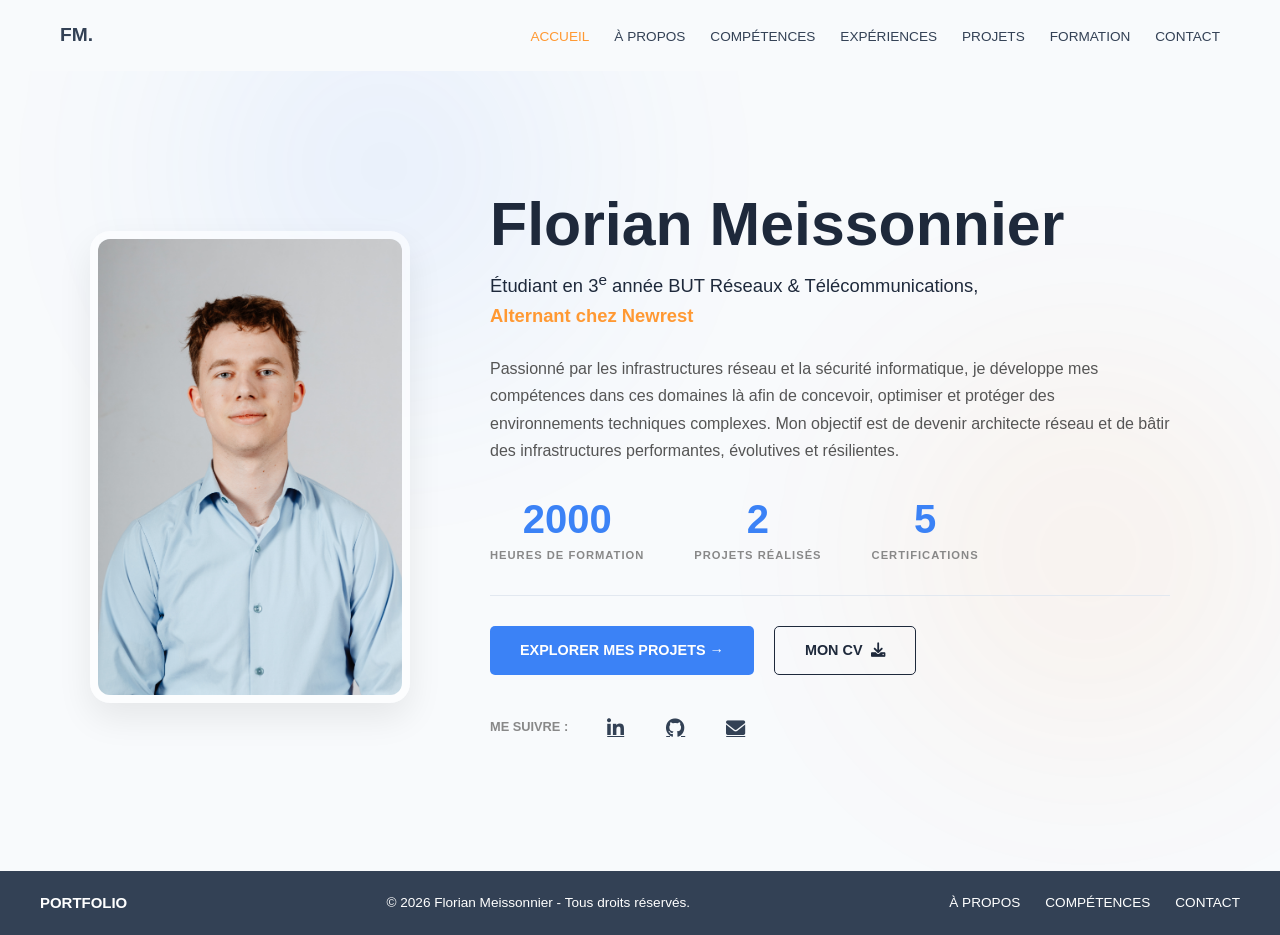
<file: index.html>
<!DOCTYPE html>
<html lang="fr">
<head>
    <meta charset="UTF-8">
    <meta name="viewport" content="width=device-width, initial-scale=1.0">
    <title>MEISSONNIER - Portfolio</title>
    <link rel="stylesheet" href="https://cdnjs.cloudflare.com/ajax/libs/font-awesome/6.0.0-beta3/css/all.min.css">
    <link rel="stylesheet" href="Style/styles.css">
</head>
<body>

    <div class="background-glows">
        <div class="glow-blob glow-1"></div>
        <div class="glow-blob glow-2"></div>
    </div>

    <header>
        <div class="navbar-container">
            <nav class="navbar">
                <div class="logo">FM.</div>
                <ul>
                    <li><a href="#" class="active">ACCUEIL</a></li>
                    <li><a href="about.html">À PROPOS</a></li>
                    <li><a href="skills.html">COMPÉTENCES</a></li>
                    <li><a href="experiences.html">EXPÉRIENCES</a></li>
                    <li><a href="projects.html">PROJETS</a></li>
                    <li><a href="diplomas.html">FORMATION</a></li>
                    <li><a href="contact.html">CONTACT</a></li>
                </ul>
            </nav>
        </div>
    </header>

    <main class="hero-section">
        <div class="hero-container">
            
            <div class="hero-visual">
                <img src="Images/PhotoFM.jpg" alt="Photo de Florian Meissonnier" class="hero-avatar">
            </div>

            <div class="hero-content">
                <h1 class="main-title">Florian Meissonnier</h1>
                <p class="subtitle">Étudiant en 3<sup>e</sup> année BUT Réseaux & Télécommunications, <br><strong>Alternant chez Newrest</strong></p>
                
                <div class="hero-description">
                    <p>Passionné par les infrastructures réseau et la sécurité informatique, je développe mes compétences dans ces domaines là afin de concevoir, optimiser et protéger des environnements techniques complexes. Mon objectif est de devenir architecte réseau et de bâtir des infrastructures performantes, évolutives et résilientes.</p>
                </div>

                <div class="stats-row">
                    <div class="stat-item">
                        <span class="stat-number">2000</span>
                        <span class="stat-label">Heures de formation</span>
                    </div>
                    <div class="stat-item">
                        <span class="stat-number">2</span>
                        <span class="stat-label">Projets réalisés</span>
                    </div>
                    <div class="stat-item">
                        <span class="stat-number">5</span>
                        <span class="stat-label">Certifications</span>
                    </div>
                </div>

                <div class="buttons hero-buttons">
                    <a href="projects.html" class="btn btn-contact">Explorer mes projets &rarr;</a>
                    <a href="CV/MEISSONNIIER_Florian_CV_2026.pdf" target="_blank" class="btn btn-profile">Mon CV <i class="fas fa-download"></i></a>
                </div>

                <div class="social-row">
                    <span class="social-text">Me suivre :</span>
                    <a href="https://www.linkedin.com/in/florian-meissonnier/" target="_blank" class="social-btn"><i class="fab fa-linkedin-in"></i></a>
                    <a href="https://github.com/Fl0riann" target="_blank" class="social-btn"><i class="fab fa-github"></i></a>
                    <a href="contact.html" class="social-btn"><i class="fas fa-envelope"></i></a>
                </div>

            </div>
        </div>
    </main>

    <footer>
        <div class="footer-left">
            <span class="footer-logo">PORTFOLIO</span>
        </div>
        <div class="footer-center">
            <p>&copy; 2026 Florian Meissonnier - Tous droits réservés.</p>
        </div>
        <div class="footer-right">
            <nav class="footer-nav">
                <a href="about.html">À PROPOS</a>
                <a href="skills.html">COMPÉTENCES</a>
                <a href="contact.html">CONTACT</a>
            </nav>
        </div>
    </footer>

</body>
</html>
</file>
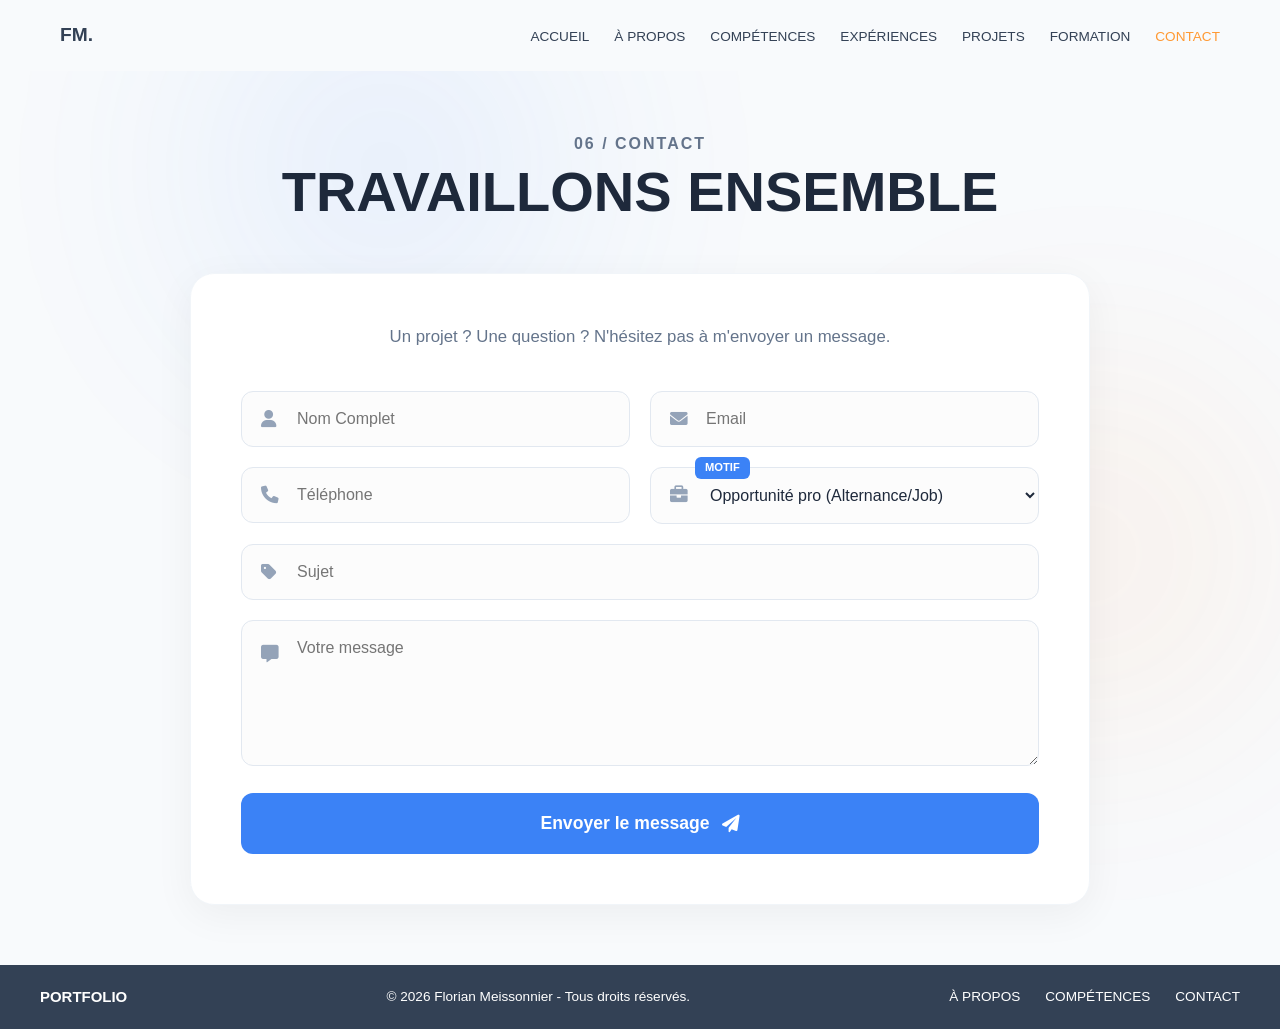
<file: contact.html>
<!DOCTYPE html>
<html lang="fr">
<head>
    <meta charset="UTF-8">
    <meta name="viewport" content="width=device-width, initial-scale=1.0">
    <title>Florian Meissonnier - Contact</title>
    <link rel="stylesheet" href="https://cdnjs.cloudflare.com/ajax/libs/font-awesome/6.0.0-beta3/css/all.min.css">
    <link rel="stylesheet" href="Style/styles.css">
</head>
<body>

    <div class="background-glows">
        <div class="glow-blob glow-1"></div>
        <div class="glow-blob glow-2"></div>
    </div>

    <header>
        <div class="navbar-container">
            <nav class="navbar">
                <div class="logo">FM.</div>
                <ul>
                    <li><a href="index.html">ACCUEIL</a></li>
                    <li><a href="about.html">À PROPOS</a></li>
                    <li><a href="skills.html">COMPÉTENCES</a></li>
                    <li><a href="experiences.html">EXPÉRIENCES</a></li>
                    <li><a href="projects.html">PROJETS</a></li>
                    <li><a href="diplomas.html">FORMATION</a></li>
                    <li><a href="#" class="active">CONTACT</a></li>
                </ul>
            </nav>
        </div>
    </header>

    <main class="contact-section">
        <div class="contact-container">
            
            <p class="section-number">06 / CONTACT</p>
            <h1 class="contact-title">TRAVAILLONS ENSEMBLE</h1>

            <div class="contact-glass-card">
                <p class="contact-intro">Un projet ? Une question ? N'hésitez pas à m'envoyer un message.</p>

                <form action="https://formsubmit.co/florian.meissonnier.iut@gmail.com" method="POST" class="contact-new-form">
    
                    <input type="hidden" name="_subject" value="Nouveau message depuis ton Portfolio !">
                    <input type="hidden" name="_captcha" value="false"> <input type="hidden" name="_template" value="table"> 
                    
                    <div class="form-grid">
                        <div class="input-group">
                            <i class="fas fa-user input-icon"></i>
                            <input type="text" name="name" placeholder="Nom Complet" required>
                        </div>

                        <div class="input-group">
                            <i class="fas fa-envelope input-icon"></i>
                            <input type="email" name="email" placeholder="Email" required>
                        </div>

                        <div class="input-group">
                            <i class="fas fa-phone input-icon"></i>
                            <input type="tel" name="phone" placeholder="Téléphone">
                        </div>

                        <div class="input-group">
                            <span class="floating-badge">Motif</span>
                            <i class="fas fa-briefcase input-icon"></i>
                            <select name="reason">
                                <option value="pro">Opportunité pro (Alternance/Job)</option>
                                <option value="projet">Projet collaboratif</option>
                                <option value="info">Demande d'information</option>
                                <option value="autre">Autre</option>
                            </select>
                        </div>
                    </div>

                    <div class="input-group full-width">
                        <i class="fas fa-tag input-icon"></i>
                        <input type="text" name="subject" placeholder="Sujet" required>
                    </div>

                    <div class="input-group full-width">
                        <i class="fas fa-comment-alt input-icon textarea-icon"></i>
                        <textarea name="message" rows="6" placeholder="Votre message" required></textarea>
                    </div>

                    <button type="submit" class="btn-send-message">
                        Envoyer le message <i class="fas fa-paper-plane"></i>
                    </button>

                </form>
            </div>
        </div>
    </main>

    <footer>
        <div class="footer-left">
            <span class="footer-logo">PORTFOLIO</span>
        </div>
        <div class="footer-center">
            <p>&copy; 2026 Florian Meissonnier - Tous droits réservés.</p>
        </div>
        <div class="footer-right">
            <nav class="footer-nav">
                <a href="about.html">À PROPOS</a>
                <a href="skills.html">COMPÉTENCES</a>
                <a href="contact.html">CONTACT</a>
            </nav>
        </div>
    </footer>

</body>
</html>
</file>
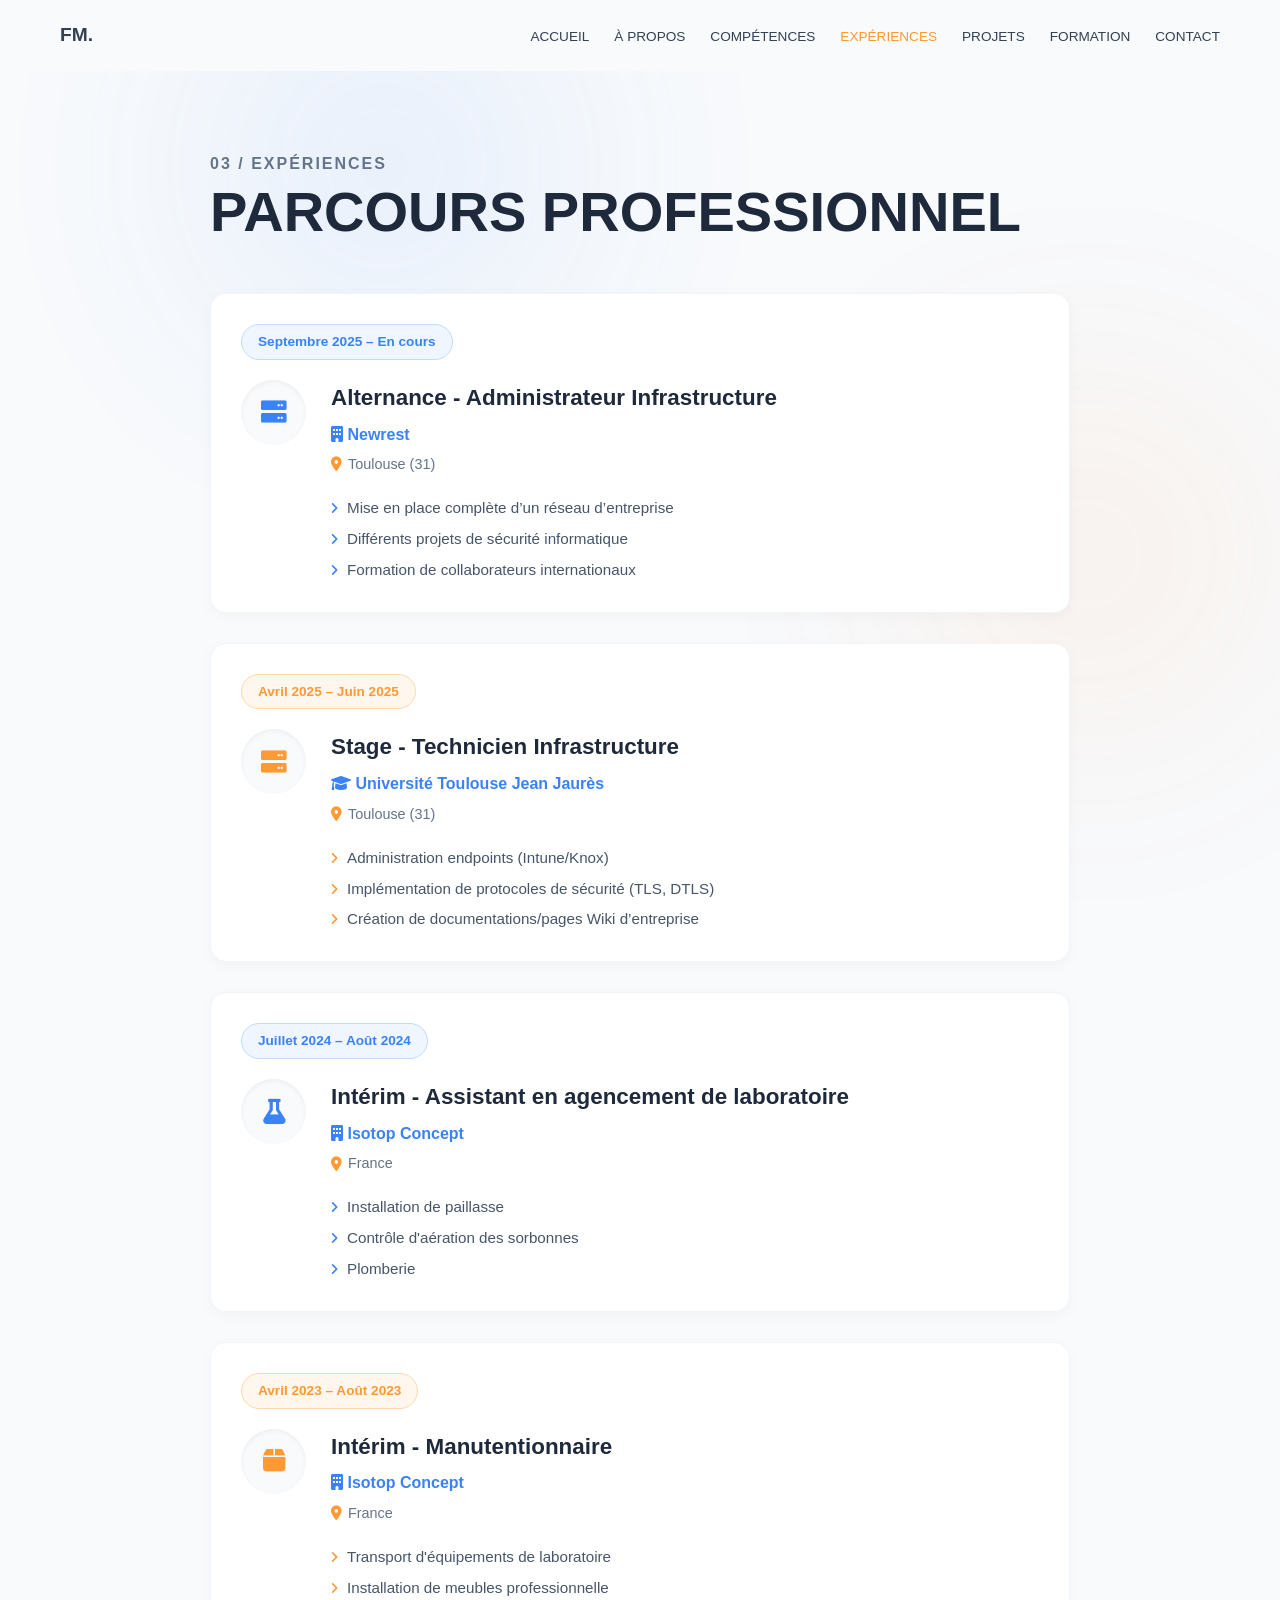
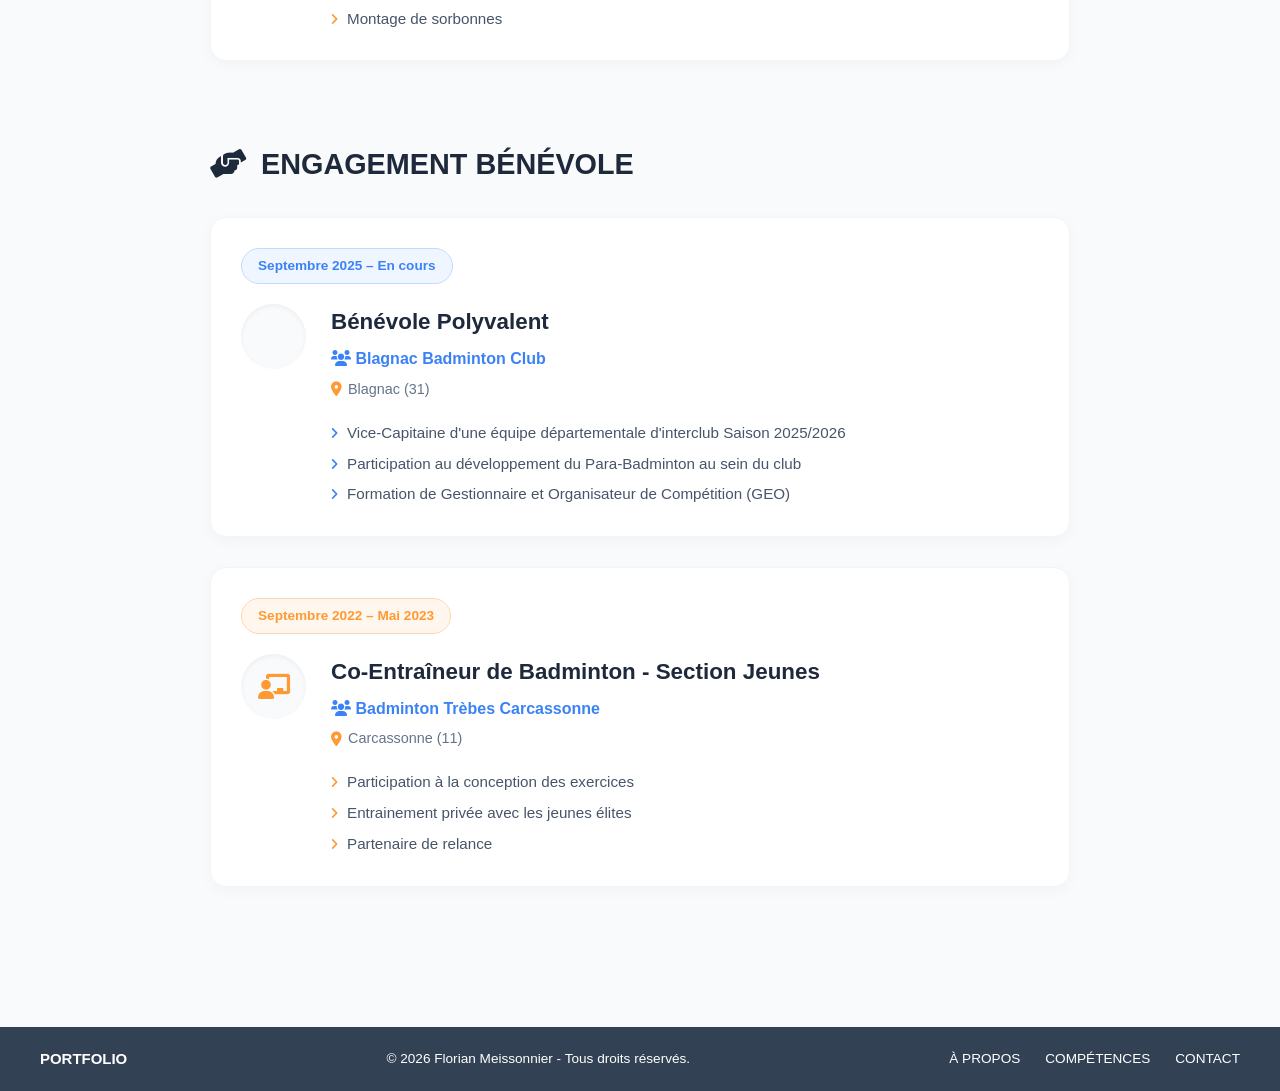
<file: experiences.html>
<!DOCTYPE html>
<html lang="fr">
<head>
    <meta charset="UTF-8">
    <meta name="viewport" content="width=device-width, initial-scale=1.0">
    <title>MEISSONNIER - Portfolio</title>
    <link rel="stylesheet" href="https://cdnjs.cloudflare.com/ajax/libs/font-awesome/6.0.0-beta3/css/all.min.css">
    <link rel="stylesheet" href="Style/styles.css">
</head>
<body>

    <div class="background-glows">
        <div class="glow-blob glow-1"></div>
        <div class="glow-blob glow-2"></div>
    </div>

    <header>
        <div class="navbar-container">
            <nav class="navbar">
                <div class="logo">FM.</div>
                <ul>
                    <li><a href="index.html">ACCUEIL</a></li>
                    <li><a href="about.html">À PROPOS</a></li>
                    <li><a href="skills.html">COMPÉTENCES</a></li>
                    <li><a href="#" class="active">EXPÉRIENCES</a></li>
                    <li><a href="projects.html">PROJETS</a></li>
                    <li><a href="diplomas.html">FORMATION</a></li>
                    <li><a href="contact.html">CONTACT</a></li>
                </ul>
            </nav>
        </div>
    </header>

    <main class="experiences-section">
        <div class="experiences-container">
            
            <p class="section-number">03 / EXPÉRIENCES</p>
            <h1 class="experiences-title">PARCOURS PROFESSIONNEL</h1>

            <div class="parcours-timeline">
                
                <div class="timeline-card">
                    <div class="timeline-glow timeline-glow--blue"></div>
                    <div class="timeline-date">
                        <span class="date-badge">Septembre 2025 – En cours</span>
                    </div>
                    <div class="timeline-content">
                        <div class="timeline-icon-wrapper">
                            <i class="fas fa-server" style="color: var(--primary-blue);"></i>
                        </div>
                        <div class="timeline-text">
                            <h3 class="timeline-title">Alternance - Administrateur Infrastructure</h3>
                            <p class="timeline-specialty"><i class="fas fa-building"></i> Newrest</p>
                            <p class="timeline-location"><i class="fas fa-location-dot"></i> Toulouse (31)</p>
                            
                            <ul class="timeline-tasks blue-bullets">
                                <li><i class="fas fa-angle-right"></i> Mise en place complète d’un réseau  d’entreprise</li>
                                <li><i class="fas fa-angle-right"></i> Différents projets de sécurité informatique</li>
                                <li><i class="fas fa-angle-right"></i> Formation de collaborateurs internationaux</li>
                                </ul>
                        </div>
                    </div>
                </div>

                <div class="timeline-card">
                    <div class="timeline-glow timeline-glow--orange"></div>
                    <div class="timeline-date">
                        <span class="date-badge date-badge--orange">Avril 2025 – Juin 2025</span>
                    </div>
                    <div class="timeline-content">
                        <div class="timeline-icon-wrapper">
                            <i class="fas fa-server" style="color: var(--color-accent);"></i>
                        </div>
                        <div class="timeline-text">
                            <h3 class="timeline-title">Stage - Technicien Infrastructure</h3>
                            <p class="timeline-specialty"><i class="fas fa-graduation-cap"></i> Université Toulouse Jean Jaurès</p>
                            <p class="timeline-location"><i class="fas fa-location-dot"></i> Toulouse (31)</p>
                            
                            <ul class="timeline-tasks orange-bullets">
                                <li><i class="fas fa-angle-right"></i> Administration endpoints (Intune/Knox)</li>
                                <li><i class="fas fa-angle-right"></i> Implémentation de protocoles de sécurité (TLS, DTLS)</li>
                                <li><i class="fas fa-angle-right"></i> Création de documentations/pages Wiki d’entreprise</li>
                                </ul>
                        </div>
                    </div>
                </div>

                <div class="timeline-card">
                    <div class="timeline-glow timeline-glow--blue"></div>
                    <div class="timeline-date">
                        <span class="date-badge">Juillet 2024 – Août 2024</span>
                    </div>
                    <div class="timeline-content">
                        <div class="timeline-icon-wrapper">
                            <i class="fas fa-flask" style="color: var(--primary-blue);"></i>
                        </div>
                        <div class="timeline-text">
                            <h3 class="timeline-title">Intérim - Assistant en agencement de laboratoire</h3>
                            <p class="timeline-specialty"><i class="fas fa-building"></i> Isotop Concept</p>
                            <p class="timeline-location"><i class="fas fa-location-dot"></i> France</p>
                            
                            <ul class="timeline-tasks blue-bullets">
                                <li><i class="fas fa-angle-right"></i> Installation de paillasse</li>
                                <li><i class="fas fa-angle-right"></i> Contrôle d'aération des sorbonnes</li>
                                <li><i class="fas fa-angle-right"></i> Plomberie</li>
                            </ul>
                        </div>
                    </div>
                </div>

                <div class="timeline-card">
                    <div class="timeline-glow timeline-glow--orange"></div>
                    <div class="timeline-date">
                        <span class="date-badge date-badge--orange">Avril 2023 – Août 2023</span>
                    </div>
                    <div class="timeline-content">
                        <div class="timeline-icon-wrapper">
                            <i class="fas fa-box" style="color: var(--color-accent);"></i>
                        </div>
                        <div class="timeline-text">
                            <h3 class="timeline-title">Intérim - Manutentionnaire</h3>
                            <p class="timeline-specialty"><i class="fas fa-building"></i> Isotop Concept</p>
                            <p class="timeline-location"><i class="fas fa-location-dot"></i> France</p>
                            
                            <ul class="timeline-tasks orange-bullets">
                                <li><i class="fas fa-angle-right"></i> Transport d'équipements de laboratoire</li>
                                <li><i class="fas fa-angle-right"></i> Installation de meubles professionnelle</li>
                                <li><i class="fas fa-angle-right"></i> Montage de sorbonnes</li>
                            </ul>
                        </div>
                    </div>
                </div>

            </div> <div class="section-subtitle-container academic-spacing">
                <i class="fa-solid fa-hands-helping subtitle-icon" style="color: var(--primary-dark);"></i>
                <h2 class="section-subtitle" style="color: var(--primary-dark);">ENGAGEMENT BÉNÉVOLE</h2>
            </div>

            <div class="parcours-timeline">
                
                <div class="timeline-card">
                    <div class="timeline-glow timeline-glow--blue"></div>
                    <div class="timeline-date">
                        <span class="date-badge">Septembre 2025 – En cours</span>
                    </div>
                    <div class="timeline-content">
                        <div class="timeline-icon-wrapper">
                            <i class="fas fa-shuttlecock" style="color: var(--primary-blue);"></i>
                        </div>
                        <div class="timeline-text">
                            <h3 class="timeline-title">Bénévole Polyvalent</h3>
                            <p class="timeline-specialty"><i class="fas fa-users"></i> Blagnac Badminton Club</p>
                            <p class="timeline-location"><i class="fas fa-location-dot"></i> Blagnac (31)</p>
                            
                            <ul class="timeline-tasks blue-bullets">
                                <li><i class="fas fa-angle-right"></i> Vice-Capitaine d'une équipe départementale d'interclub Saison 2025/2026</li>
                                <li><i class="fas fa-angle-right"></i> Participation au développement du Para-Badminton au sein du club</li>
                                <li><i class="fas fa-angle-right"></i> Formation de Gestionnaire et Organisateur de Compétition (GEO)</li>
                            </ul>
                        </div>
                    </div>
                </div>

                <div class="timeline-card">
                    <div class="timeline-glow timeline-glow--orange"></div>
                    <div class="timeline-date">
                        <span class="date-badge date-badge--orange">Septembre 2022 – Mai 2023</span>
                    </div>
                    <div class="timeline-content">
                        <div class="timeline-icon-wrapper">
                            <i class="fas fa-chalkboard-teacher" style="color: var(--color-accent);"></i>
                        </div>
                        <div class="timeline-text">
                            <h3 class="timeline-title">Co-Entraîneur de Badminton - Section Jeunes</h3>
                            <p class="timeline-specialty"><i class="fas fa-users"></i> Badminton Trèbes Carcassonne</p>
                            <p class="timeline-location"><i class="fas fa-location-dot"></i> Carcassonne (11)</p>
                            
                            <ul class="timeline-tasks orange-bullets">
                                <li><i class="fas fa-angle-right"></i> Participation à la conception des exercices</li>
                                <li><i class="fas fa-angle-right"></i> Entrainement privée avec les jeunes élites</li>
                                <li><i class="fas fa-angle-right"></i> Partenaire de relance</li>
                            </ul>
                        </div>
                    </div>
                </div>

            </div> </div>
    </main>

    <footer>
        <div class="footer-left">
            <span class="footer-logo">PORTFOLIO</span>
        </div>
        <div class="footer-center">
            <p>&copy; 2026 Florian Meissonnier - Tous droits réservés.</p>
        </div>
        <div class="footer-right">
            <nav class="footer-nav">
                <a href="about.html">À PROPOS</a>
                <a href="skills.html">COMPÉTENCES</a>
                <a href="contact.html">CONTACT</a>
            </nav>
        </div>
    </footer>

</body>
</html>
</file>
<file: Style/styles.css>
/* Variables pour les couleurs */
:root {
    --primary-blue: #3b82f6;      
    --primary-dark: #1e293b;      
    --color-light-bg: #f8fafc;    
    --color-accent: #ff9933;      
    --color-text-dark: #334155;   
    --color-text-light: #ffffff;
}

/* Styles Généraux */
* {
    margin: 0;
    padding: 0;
    box-sizing: border-box;
}

body {
    font-family: sans-serif;
    background-color: var(--color-light-bg);
    color: var(--color-text-dark);
    line-height: 1.6;
}

/* --- HEADER / NAVIGATION (NAVBAR) --- */

header {
    background-color: var(--color-light-bg); /* La navbar principale a un fond blanc/crème */
    padding: 20px 0;
    position: sticky;
    top: 0;
    z-index: 1000;
}

.navbar-container {
    max-width: 1200px;
    margin: 0 auto;
    padding: 0 20px;
}

.navbar {
    display: flex;
    justify-content: space-between;
    align-items: center;
}

.logo {
    font-size: 1.2em;
    font-weight: bold;
    color: var(--color-dark-red);
}

.navbar ul {
    list-style: none;
    display: flex;
}

.navbar ul li {
    margin-left: 25px;
}

.navbar ul li a {
    text-decoration: none;
    color: var(--color-text-dark);
    font-size: 0.85em;
    font-weight: 500;
    transition: color 0.3s;
}

.navbar ul li a:hover {
    color: var(--color-accent);
}

/* Style de la page active (Accueil ou À Propos) */
.navbar ul li a.active {
    color: var(--color-accent);
}


/* --- SECTION ACCUEIL (HERO) --- */

.hero-section {
    display: flex;
    justify-content: center;
    align-items: center;
    text-align: center;
    height: calc(100vh - 100px); /* Ajuster la hauteur de la section principale */
    padding-top: 50px; /* Espace sous la navbar */
}

.hero-content {
    padding: 20px;
}

.main-title {
    font-size: 3.8em; 
    font-weight: bold;
    color: var(--primary-dark);
    margin-bottom: 10px;
    line-height: 1.1;
    font-family: 'Poppins', sans-serif;
}

.subtitle {
    font-size: 1.15em;
    font-weight: 500;
    color: var(--primary-dark);
    margin-bottom: 25px;
}

.subtitle strong {
    color: var(--color-accent);
}

.specialization {
    font-size: 1.1em;
    color: var(--color-accent);
    font-weight: bold;
    margin-bottom: 40px;
}

/* --- BOUTONS --- */

.buttons {
    display: flex;
    justify-content: center;
    gap: 20px;
    margin-top: 20px;
}

.btn {
    text-decoration: none;
    padding: 12px 30px;
    border-radius: 5px;
    font-weight: 600;
    font-size: 0.9em;
    text-transform: uppercase;
    transition: background-color 0.3s, color 0.3s, border-color 0.3s;
}

.btn-contact {
    background-color: var(--primary-blue);
    border-color: var(--primary-blue);
    color: white;
}

.btn-contact:hover {
    background-color: #1e4fb9;
}

.btn-profile {
    background-color: transparent;
    color: var(--primary-dark);
    border: 1.5px solid var(--primary-dark); 
    display: inline-flex;
    align-items: center;
    gap: 10px;
    transition: all 0.3s ease;
}

.btn-profile:hover {
    background-color: var(--primary-dark);
    color: white;
    transform: translateY(-2px);
}

/* --- SECTION À PROPOS --- */

.about-section {
    max-width: 1000px;
    margin: 0 auto;
    padding: 80px 20px;
}

.about-container {
    /* Centrer le contenu si la section est plus étroite */
    margin: 0 auto;
}

.section-number {
    font-size: 0.8em;
    font-weight: 500;
    color: var(--color-dark-red);
    margin-bottom: 5px;
}

/* =========================================
   NOUVELLE PAGE À PROPOS (STYLE PHOTO)
   ========================================= */

.about-new-header {
    text-align: center;
    margin-bottom: 50px;
}

.about-new-title {
    font-size: 3em;
    font-weight: 800;
    color: var(--primary-dark);
    font-family: 'Poppins', sans-serif;
    margin-bottom: 10px;
}

/* La petite barre bleue sous le titre */
.about-underline {
    width: 60px;
    height: 4px;
    background-color: var(--primary-blue);
    margin: 0 auto;
    border-radius: 2px;
}

/* Grille principale (Carte gauche vs Cartes droite) */
.about-new-grid {
    display: grid;
    grid-template-columns: 1fr 1.1fr; /* La colonne de droite est très légèrement plus large */
    gap: 30px;
    margin-bottom: 60px;
}

/* Cartes "Glassmorphism" blanches */
.about-glass-card {
    background-color: white;
    border-radius: 24px;
    padding: 40px;
    box-shadow: 0 10px 40px rgba(0, 0, 0, 0.04);
    border: 1px solid #f1f5f9;
    display: flex;
    flex-direction: column;
}

.about-card-main {
    height: 100%;
}

/* Petites boîtes contenant les icônes */
.icon-box {
    width: 50px;
    height: 50px;
    border-radius: 12px;
    display: flex;
    justify-content: center;
    align-items: center;
    font-size: 1.5em;
    margin-bottom: 20px;
    flex-shrink: 0;
}

.icon-box.blue {
    background-color: #eff6ff;
    color: var(--primary-blue);
}

.icon-box.orange {
    background-color: #fff7ed;
    color: var(--color-accent);
}

/* Typographie interne des cartes */
.about-glass-card h2, .about-side-card h3 {
    color: var(--primary-dark);
    font-weight: 700;
    margin-bottom: 15px;
    font-size: 1.4em;
}

.about-glass-card p, .about-side-card p {
    color: #475569;
    line-height: 1.7;
    font-size: 0.95em;
    margin-bottom: 15px;
}

.about-glass-card p strong, .about-side-card p strong {
    color: var(--primary-dark);
}

/* Emplacement (Localisation en bas de la carte gauche) */
.about-location-pin {
    margin-top: auto;
    padding-top: 20px;
    color: #64748b;
    font-size: 0.9em;
    font-style: italic;
    font-weight: 500;
}

/* Colonne de droite (2 cartes empilées) */
.about-right-col {
    display: flex;
    flex-direction: column;
    gap: 30px;
}

.about-side-card {
    background-color: white;
    border-radius: 24px;
    padding: 30px;
    box-shadow: 0 10px 40px rgba(0, 0, 0, 0.04);
    border: 1px solid #f1f5f9;
    display: flex;
    gap: 20px; /* Espace entre l'icône à gauche et le texte à droite */
    align-items: flex-start;
}

/* Variante avec un liseré bleu pour la carte "Engagement Associatif" */
.about-side-card.outlined {
    box-shadow: none;
    border: 1.5px solid var(--primary-blue);
    background-color: #fafcff; /* Léger fond bleu très discret */
}

/* Le bouton "Voir mes classements" */
.btn-small-blue {
    display: inline-flex;
    align-items: center;
    gap: 8px;
    background-color: var(--primary-blue);
    color: white;
    padding: 10px 20px;
    border-radius: 20px;
    font-size: 0.85em;
    font-weight: 600;
    text-decoration: none;
    margin-top: 5px;
    transition: background-color 0.3s, transform 0.3s;
}

.btn-small-blue:hover {
    background-color: #2563eb;
    transform: translateX(5px); /* Petite animation vers la droite */
}

/* Responsive pour les tablettes et mobiles */
@media (max-width: 900px) {
    .about-new-grid {
        grid-template-columns: 1fr;
    }
    .about-side-card {
        flex-direction: column; /* L'icône passe au-dessus du texte sur petit écran */
        gap: 15px;
    }
}

.contact-card {
    display: flex;
    align-items: flex-start;
    padding: 20px;
    border: 1px solid #8a8a8a;
    border-radius: 8px;
    transition: box-shadow 0.3s;
    min-height: 100px;
}

.contact-card:hover {
    box-shadow: 0 4px 15px rgba(0, 0, 0, 0.05);
}

.icon-accent {
    color: var(--color-accent);
    font-size: 1.5em;
    margin-right: 15px;
    padding-top: 5px; /* Pour aligner l'icône avec le texte du label */
}

.card-text {
    display: flex;
    flex-direction: column;
}

.card-label {
    font-size: 0.8em;
    color: #999;
    text-transform: uppercase;
    margin-bottom: 5px;
}

.card-value {
    font-size: 1.1em;
    font-weight: 600;
    color: var(--color-dark-red); /* Utiliser la couleur principale pour les valeurs */
}

/* Pour que l'élément GITHUB prenne toute la largeur */
.card-full-width {
    grid-column: 1 / -1; /* S'étend de la première colonne à la dernière */
}

/* --- FOOTER --- */

footer {
    background-color: var(--color-text-dark);
    color: var(--color-text-light);
    padding: 20px 40px;
    display: flex;
    justify-content: space-between;
    align-items: center;
    font-size: 0.85em;
}

.footer-left .footer-logo {
    font-weight: bold;
    font-size: 1.1em;
}

.footer-center {
    display: flex;
    align-items: center;
    justify-content: center;
}

.footer-right {
    display: flex;
    align-items: center;
    gap: 30px;
}

.footer-right .footer-nav {
    display: flex;
    gap: 25px;
}

.footer-right .footer-nav a {
    color: var(--color-text-light);
    text-decoration: none;
    font-weight: 500;
}

.footer-right .footer-nav a:hover {
    color: var(--color-accent);
}

/* --- SECTION COMPÉTENCES --- */

.skills-section {
    max-width: 1200px;
    margin: 0 auto;
    padding: 80px 20px;
}

.skills-container {
    margin: 0 auto;
}

.skills-title {
    font-size: 3.5em;
    font-weight: bold;
    color: var(--color-dark-red);
    margin-bottom: 5px;
}

.skills-subtitle {
    font-size: 1.1em;
    color: var(--color-text-dark);
    margin-bottom: 60px;
}

.skills-glass-layout {
    display: flex;
    flex-wrap: wrap;
    gap: 30px;
    margin-bottom: 50px;
}

.sg-column {
    flex: 1;
    min-width: 300px;
    display: flex;
    flex-direction: column;
    gap: 20px;
}

/* Labels en haut des colonnes */
.sg-label {
    font-size: 0.85em;
    font-weight: 700;
    text-transform: uppercase;
    display: flex;
    align-items: center;
    gap: 10px;
    margin-bottom: 10px;
}

.sg-label-dot {
    width: 10px;
    height: 10px;
    border-radius: 50%;
}

.sg-label--blue { color: var(--primary-blue); }
.sg-label--blue .sg-label-dot { background-color: var(--primary-blue); }

.sg-label--orange { color: var(--color-accent); }
.sg-label--orange .sg-label-dot { background-color: var(--color-accent); }

.sg-label--red { color: #ef4444; }
.sg-label--red .sg-label-dot { background-color: #ef4444; }

/* Conteneur des cartes */
.sg-cards {
    display: flex;
    flex-direction: column;
    gap: 15px;
}

/* Style de la carte compétence */
.sg-card {
    position: relative;
    background-color: white;
    border-radius: 16px;
    padding: 20px;
    cursor: pointer;
    overflow: hidden;
    box-shadow: 0 4px 15px rgba(0,0,0,0.03);
    transition: transform 0.3s ease, box-shadow 0.3s ease;
    border: 1px solid #f1f5f9;
}

.sg-card:hover {
    transform: translateY(-4px);
    box-shadow: 0 12px 25px rgba(0,0,0,0.08);
}

/* --- EFFET GLOW INTERNE AU SURVOL --- */
.sg-card-glow {
    position: absolute;
    top: -50px;
    left: -50px;
    width: 150px;
    height: 150px;
    border-radius: 50%;
    opacity: 0;
    filter: blur(40px);
    transition: opacity 0.4s ease;
    pointer-events: none; /* Ne gêne pas le clic */
}

/* Lueur selon la colonne */
.sg-card--blue .sg-card-glow { background-color: rgba(59, 130, 246, 0.3); }
.sg-card--orange .sg-card-glow { background-color: rgba(249, 115, 22, 0.3); }
.sg-card--red .sg-card-glow { background-color: rgba(239, 68, 68, 0.3); }

/* Apparition de la lueur au survol */
.sg-card:hover .sg-card-glow {
    opacity: 1;
}

/* Intérieur de la carte */
.sg-card-top {
    display: flex;
    justify-content: space-between;
    align-items: center;
    margin-bottom: 15px;
    position: relative;
    z-index: 2;
}

.sg-icon-font {
    font-size: 2.5em;
}

/* Badges (Intermédiaire, etc.) */
.sg-badge {
    font-size: 0.7em;
    font-weight: 700;
    padding: 4px 12px;
    border-radius: 12px;
    text-transform: uppercase;
}

.sg-badge--blue { background-color: #eff6ff; color: #3b82f6; border: 1px solid #bfdbfe; }
.sg-badge--orange { background-color: #fff7ed; color: #ea580c; border: 1px solid #fed7aa; }
.sg-badge--red { background-color: #fef2f2; color: #ef4444; border: 1px solid #fecaca; }

.sg-card-bottom {
    position: relative;
    z-index: 2;
}

.sg-title {
    font-size: 1.2em;
    font-weight: 700;
    color: var(--primary-dark);
    margin-bottom: 4px;
}

.sg-sub {
    font-size: 0.85em;
    color: #64748b;
}


/* =========================================
   FENÊTRES MODALES (POP-UPS COMPÉTENCES)
   ========================================= */

.sg-modal {
    position: fixed;
    inset: 0;
    background-color: rgba(15, 23, 42, 0.6); /* Fond sombre semi-transparent */
    backdrop-filter: blur(4px);
    display: flex;
    justify-content: center;
    align-items: center;
    z-index: 9999;
    opacity: 0;
    pointer-events: none; /* Inactif par défaut */
    transition: opacity 0.3s ease;
}

/* Apparition quand la classe "active" est ajoutée via JS */
.sg-modal.active {
    opacity: 1;
    pointer-events: auto;
}

.sg-modal-content {
    background-color: #f8fafc;
    width: 90%;
    max-width: 750px;
    border-radius: 16px;
    overflow: hidden;
    box-shadow: 0 25px 50px -12px rgba(0, 0, 0, 0.25);
    transform: translateY(20px);
    transition: transform 0.3s ease;
}

.sg-modal.active .sg-modal-content {
    transform: translateY(0);
}

.sg-modal-header {
    display: flex;
    justify-content: space-between;
    align-items: center;
    padding: 20px 30px;
    background-color: white;
    border-bottom: 1px solid #e2e8f0;
}

.sg-modal-header h3 {
    margin: 0;
    color: var(--primary-dark);
    font-size: 1.3em;
}

.sg-close-btn {
    background: none;
    border: 1px solid #cbd5e1;
    border-radius: 50%;
    width: 35px;
    height: 35px;
    font-size: 1.5em;
    color: #64748b;
    cursor: pointer;
    display: flex;
    justify-content: center;
    align-items: center;
    transition: all 0.2s;
}

.sg-close-btn:hover {
    background-color: #f1f5f9;
    color: var(--primary-dark);
}

.sg-modal-body {
    display: grid;
    grid-template-columns: 1fr 1.5fr; /* 2 colonnes dans la pop-up */
    gap: 40px;
    padding: 30px;
}

/* Partie gauche (Icone, Badge, Description) */
.sg-detail-left {
    display: flex;
    flex-direction: column;
    align-items: center;
    text-align: center;
}

.sg-badge-large {
    font-size: 0.85em;
    padding: 6px 16px;
    margin-bottom: 15px;
    border-radius: 20px;
}

.sg-detail-left p {
    font-size: 0.95em;
    color: #475569;
    line-height: 1.5;
}

/* Partie droite (Savoir-faire / Liste) */
.sg-detail-right h4 {
    color: var(--primary-dark);
    margin-bottom: 15px;
    font-size: 1.1em;
}

.sg-tech-list {
    display: flex;
    flex-direction: column;
    gap: 10px;
}

.sg-tech-item {
    background-color: white;
    padding: 12px 18px;
    border-radius: 8px;
    box-shadow: 0 2px 4px rgba(0,0,0,0.02);
    font-size: 0.95em;
    color: var(--color-text-dark);
    display: flex;
    align-items: center;
    gap: 12px;
    border: 1px solid #f1f5f9;
}

/* Responsive Modal */
@media (max-width: 768px) {
    .sg-modal-body {
        grid-template-columns: 1fr; /* Une seule colonne sur mobile */
        gap: 20px;
    }
}
/* --- SECTION EXPÉRIENCES --- */

.experiences-section {
    max-width: 900px;
    margin: 0 auto;
    padding: 80px 20px;
}

.experiences-title {
    font-size: 3.5em;
    font-weight: bold;
    color: var(--primary-dark);
    margin-bottom: 60px;
    font-family: 'Poppins', sans-serif;
}

/* --- LISTE DES TÂCHES (Puces modernes) --- */
.timeline-tasks {
    list-style: none;
    padding: 0;
    margin-top: 15px;
    display: flex;
    flex-direction: column;
    gap: 8px;
}

.timeline-tasks li {
    font-size: 0.95em;
    color: #475569; /* Gris lisible */
    display: flex;
    align-items: flex-start;
    gap: 10px;
    line-height: 1.5;
}

/* Flèche de la puce */
.timeline-tasks li i {
    font-size: 0.85em;
    margin-top: 6px; /* Aligne la flèche avec la première ligne de texte */
}

/* Couleurs des puces selon la carte */
.blue-bullets li i { color: var(--primary-blue); }
.orange-bullets li i { color: var(--color-accent); }

/* Ajustement des titres de section secondaires */
.section-subtitle-container {
    display: flex;
    align-items: center;
    margin-bottom: 30px;
    padding-top: 20px;
}
.section-subtitle {
    font-size: 1.8em;
    font-weight: 700;
}
.subtitle-icon {
    font-size: 1.8em;
    margin-right: 15px;
}
/* --- SECTION PROJETS --- */

.projects-section {
    max-width: 1200px;
    margin: 0 auto;
    padding: 80px 20px;
}

.projects-title {
    font-size: 3.5em;
    font-weight: bold;
    color: var(--color-dark-red);
    margin-bottom: 5px;
}

.projects-subtitle {
    font-size: 1.1em;
    color: var(--color-text-dark);
    margin-bottom: 60px;
}

/* GRILLE DES PROJETS (2 colonnes) */
.projects-grid {
    display: grid;
    grid-template-columns: 1fr 1fr;
    gap: 40px;
}

.project-card {
    background-color: var(--color-light-bg);
    border: 1px solid #eee;
    padding: 30px;
    border-radius: 8px;
    transition: box-shadow 0.3s;
}

.project-card:hover {
    box-shadow: 0 8px 20px rgba(0, 0, 0, 0.05);
}

.project-header {
    display: flex;
    justify-content: space-between;
    align-items: center;
    margin-bottom: 20px;
}

.project-icon {
    font-size: 1.5em;
    color: var(--color-accent);
    /* Style du petit carré orange autour de l'icône */
    padding: 10px;
    border: 1px solid var(--color-accent);
    border-radius: 5px;
}

.project-tag {
    font-size: 0.7em;
    font-weight: bold;
    padding: 5px 10px;
    border-radius: 5px;
    border: 1px solid;
    text-transform: uppercase;
    white-space: nowrap;
}

/* Couleurs des tags (basées sur les captures) */
.tag-reseaux, .tag-iot, .tag-cyber {
    color: var(--color-accent);
    border-color: var(--color-accent);
}

.project-name {
    font-size: 1.5em;
    font-weight: 600;
    color: var(--color-dark-red);
    margin-bottom: 15px;
}

.project-description {
    font-size: 1em;
    color: #555;
    min-height: 80px; /* Assure une hauteur minimale pour les cartes */
    border-bottom: 1px solid #f0f0f0;
    padding-bottom: 20px;
    margin-bottom: 20px;
}

/* Section Technologies */

.project-technologies {
    display: flex;
    flex-direction: column;
}

.tech-label {
    font-size: 0.7em;
    color: var(--color-accent);
    font-weight: bold;
    margin-bottom: 10px;
}

.tech-badges {
    display: flex;
    flex-wrap: wrap;
    gap: 8px;
}

.badge {
    background-color: #f5f5f5; /* Fond léger pour les badges */
    color: var(--color-text-dark);
    padding: 5px 10px;
    border-radius: 3px;
    font-size: 0.8em;
    font-weight: 500;
}

/* --- SECTION DIPLÔMES ET CERTIFICATIONS --- */

.diplomas-section {
    max-width: 1200px;
    margin: 0 auto;
    padding: 80px 20px;
}

.diplomas-title {
    font-size: 3.5em;
    font-weight: bold;
    color: var(--color-dark-red);
    margin-bottom: 50px;
}

/* Style commun pour les sous-titres de section (Certifications, Académique) */
.section-subtitle-container {
    display: flex;
    align-items: center;
    margin-bottom: 30px;
    padding-top: 20px; /* Espace au-dessus de la section */
}

.academic-spacing {
    margin-top: 60px; /* Plus d'espace avant la section Parcours Académique */
}

.section-subtitle {
    font-size: 1.8em;
    font-weight: 700;
    color: var(--color-dark-red);
}

.subtitle-icon {
    font-size: 1.8em;
    color: var(--color-dark-red);
    margin-right: 15px;
}

/* --- CERTIFICATIONS CISCO (GRILLE) --- */

.certifications-grid {
    display: grid;
    grid-template-columns: repeat(3, 1fr); /* Trois colonnes de largeur égale */
    gap: 30px;
    margin-bottom: 60px;
}

.certif-card {
    background-color: #fcfcfc;
    border: 1px solid #f0e0e0;
    padding: 25px;
    border-radius: 8px;
    transition: background-color 0.3s;
    background-color: #fcf6f6; /* Fond légèrement rosé/crème comme sur la capture */
}

.certif-header {
    display: flex;
    justify-content: space-between;
    align-items: flex-start;
    margin-bottom: 20px;
}

.certif-icon {
    font-size: 1.5em;
    color: var(--color-accent);
}

.certif-year {
    font-size: 0.8em;
    font-weight: bold;
    color: var(--color-accent);
}

.certif-name {
    font-size: 1.2em;
    font-weight: 600;
    color: var(--color-dark-red);
    margin-bottom: 5px;
    line-height: 1.3;
}

.certif-issuer {
    font-size: 0.9em;
    color: #999;
    margin-bottom: 15px;
    font-style: italic;
}

.certif-description {
    font-size: 0.9em;
    color: #555;
}

/* --- PARCOURS ACADÉMIQUE (LISTE) --- */

.parcours-timeline {
    display: flex;
    flex-direction: column;
    gap: 30px;
    margin-bottom: 60px;
}

.timeline-card {
    position: relative;
    background-color: white;
    border-radius: 16px;
    padding: 30px;
    display: flex;
    flex-direction: column;
    gap: 20px;
    border: 1px solid #f1f5f9;
    box-shadow: 0 4px 15px rgba(0,0,0,0.03);
    transition: transform 0.3s ease, box-shadow 0.3s ease;
    overflow: hidden; /* Nécessaire pour contenir la lueur */
    z-index: 1;
}

.timeline-card:hover {
    transform: translateY(-4px);
    box-shadow: 0 12px 25px rgba(0,0,0,0.08);
}

/* Lueur interne au survol */
.timeline-glow {
    position: absolute;
    top: -60px;
    left: -60px;
    width: 200px;
    height: 200px;
    border-radius: 50%;
    opacity: 0;
    filter: blur(50px);
    transition: opacity 0.4s ease;
    pointer-events: none;
    z-index: -1;
}

.timeline-glow--blue { background-color: rgba(59, 130, 246, 0.2); }
.timeline-glow--orange { background-color: rgba(249, 115, 22, 0.2); }

.timeline-card:hover .timeline-glow {
    opacity: 1;
}

/* Badge pour les dates */
.timeline-date {
    display: flex;
    align-items: center;
}

.date-badge {
    background-color: #eff6ff; /* Bleu très clair */
    color: var(--primary-blue);
    padding: 6px 16px;
    border-radius: 20px;
    font-size: 0.85em;
    font-weight: 700;
    border: 1px solid #bfdbfe;
    display: inline-block;
}

.date-badge--orange {
    background-color: #fff7ed;
    color: var(--color-accent);
    border: 1px solid #fed7aa;
}

/* Contenu principal de la carte */
.timeline-content {
    display: flex;
    gap: 25px;
    align-items: flex-start;
}

/* Icône encerclée */
.timeline-icon-wrapper {
    flex-shrink: 0;
    width: 65px;
    height: 65px;
    background-color: var(--color-light-bg);
    border-radius: 50%;
    display: flex;
    justify-content: center;
    align-items: center;
    font-size: 1.6em;
    box-shadow: inset 0 2px 5px rgba(0,0,0,0.05); /* Effet "creusé" */
}

/* Textes */
.timeline-text {
    display: flex;
    flex-direction: column;
    gap: 6px;
}

.timeline-title {
    font-size: 1.4em;
    font-weight: 700;
    color: var(--primary-dark);
    margin: 0;
}

.timeline-specialty {
    font-weight: 600;
    color: var(--primary-blue); /* Fait ressortir ta spécialité */
    font-size: 1em;
    margin: 0;
}

.timeline-location {
    font-size: 0.9em;
    color: #64748b;
    margin: 0;
    display: flex;
    align-items: center;
    gap: 6px;
}

.timeline-location i {
    color: var(--color-accent);
}

.timeline-desc {
    margin-top: 10px;
    font-size: 0.95em;
    color: #475569;
    line-height: 1.6;
}

/* --- RESPONSIVE PARCOURS --- */
@media (max-width: 768px) {
    .timeline-content {
        flex-direction: column;
        gap: 15px;
    }
    
    .timeline-icon-wrapper {
        width: 50px;
        height: 50px;
        font-size: 1.2em;
    }
}

/* --- SECTION CONTACT --- */

.contact-section {
    max-width: 1200px;
    margin: 0 auto;
    padding: 80px 20px;
}

.contact-title {
    font-size: 3.5em;
    font-weight: bold;
    color: var(--color-dark-red);
    margin-bottom: 5px;
}

.contact-subtitle {
    font-size: 1.1em;
    color: var(--color-text-dark);
    margin-bottom: 60px;
}

/* Grille principale (2 colonnes) */
.contact-grid-main {
    display: grid;
    grid-template-columns: 1fr 1.5fr; /* Infos à gauche (plus petit), Formulaire à droite (plus grand) */
    gap: 80px;
    margin-top: 30px;
}

/* --- PARTIE GAUCHE (INFOS) --- */

.contact-info-side {
    padding-top: 20px;
}

.info-text {
    font-size: 1em;
    color: #555;
    line-height: 1.6;
    margin-bottom: 40px;
}

.contact-detail-card {
    display: flex;
    align-items: center;
    padding: 20px;
    border: 1px solid #f0f0f0;
    border-radius: 5px;
    margin-bottom: 20px;
}

.info-icon {
    font-size: 1.5em;
    color: var(--color-accent);
    margin-right: 20px;
}

.info-text-group {
    display: flex;
    flex-direction: column;
}

.info-label {
    font-size: 0.8em;
    color: #999;
    text-transform: uppercase;
    margin-bottom: 3px;
}

.info-value {
    font-size: 1em;
    font-weight: 600;
    color: var(--color-dark-red);
}

.social-links {
    margin-top: 30px;
    display: flex;
    gap: 15px;
}

.social-btn {
    display: flex;
    justify-content: center;
    align-items: center;
    width: 45px;
    height: 45px;
    color: var(--color-dark-red);
    border-radius: 5px;
    font-size: 1.2em;
    transition: background-color 0.3s, color 0.3s;
}

.social-btn:hover {
    color: var(--primary-blue);
}


/* --- PARTIE DROITE (FORMULAIRE) --- */

.contact-form {
    background-color: var(--color-light-bg);
    padding: 20px;
}

.form-row {
    display: flex;
    gap: 20px;
    margin-bottom: 20px;
}

.form-group {
    display: flex;
    flex-direction: column;
    flex: 1; /* Prend l'espace disponible */
}

.form-group label {
    font-size: 0.8em;
    color: var(--color-dark-red);
    font-weight: 600;
    margin-bottom: 5px;
    text-transform: uppercase;
}

.contact-form input[type="text"],
.contact-form input[type="email"],
.contact-form textarea {
    padding: 15px 12px;
    border: 1px solid #ccc;
    border-radius: 5px;
    font-size: 1em;
    background-color: #fcfcfc;
    transition: border-color 0.3s;
}

.contact-form input:focus,
.contact-form textarea:focus {
    border-color: var(--color-accent);
    outline: none;
}

.contact-form textarea {
    resize: vertical;
}

.btn-submit {
    /* Utilise le style du bouton de contact, mais plus grand */
    background-color: var(--color-accent);
    color: var(--color-text-light);
    border: none;
    padding: 15px 30px;
    border-radius: 5px;
    font-weight: 600;
    font-size: 1em;
    text-transform: uppercase;
    cursor: pointer;
    transition: background-color 0.3s;
    width: auto; /* Ajuste la largeur au contenu */
    display: inline-flex;
    align-items: center;
    gap: 10px;
    margin-top: 10px;
}

.btn-submit:hover {
    background-color: #e68a00;
}

/* --- SECTION PASSIONS & CLASSEMENTS --- */
.hobbies-section { margin-bottom: 60px; }
.hobbies-title {
    font-size: 1.5em; font-weight: 700; color: var(--color-dark-red);
    margin-bottom: 25px; border-bottom: 2px solid #eee; padding-bottom: 10px;
}
.hobbies-grid { display: grid; grid-template-columns: 1fr 1fr; gap: 30px; }

.hobby-card {
    background-color: var(--color-light-bg);
    border: 1px solid #8a8a8a;
    border-radius: 8px;
    padding: 25px;
    text-decoration: none; /* Enlève le soulignement du lien */
    transition: all 0.3s ease;
    display: flex; flex-direction: column;
}

.hobby-card:hover {
    box-shadow: 0 8px 20px rgba(0, 0, 0, 0.08);
    transform: translateY(-2px);
    border-color: var(--color-accent);
}

.hobby-header { display: flex; justify-content: space-between; align-items: center; margin-bottom: 20px; }
.hobby-icon { font-size: 1.8em; }
.badminton-color { color: #12ec62; } /* Vert pour le badminton D */
.chess-color { color: #769656; }
.hobby-tag { font-size: 0.7em; font-weight: bold; padding: 5px 10px; border-radius: 5px; border: 1px solid #ccc; color: #666; }
.hobby-name { font-size: 1.3em; font-weight: 600; color: var(--color-text-dark); margin-bottom: 5px; }
.hobby-desc { font-size: 0.9em; color: #777; margin-bottom: 25px; flex-grow: 1; }

/* --- BADMINTON --- */
.badminton-ranks {
    display: flex; justify-content: space-between;
    background-color: #f8fafc; border: 1px solid #e2e8f0; border-radius: 8px; padding: 15px;
}
.rank-item { display: flex; flex-direction: column; align-items: center; gap: 8px; }
.rank-label { font-size: 0.75em; font-weight: 700; color: #475569; text-transform: uppercase; }
.ebad-badge {
    display: inline-flex; justify-content: center; align-items: center;
    width: 45px; height: 28px; border-radius: 14px;
    font-weight: bold; font-size: 0.95em; color: white;
}
.badge-d { background-color: #22c55e; } /* VERT SÉRIE D */

.rank-details { display: flex; flex-direction: column; align-items: center; gap: 2px; }
.rank-pts { font-size: 0.85em; font-weight: 600; color: var(--color-text-dark); }
.rank-fr { font-size: 0.75em; color: #888; }

/* --- CHESS.COM --- */
.chess-profile { display: flex; align-items: center; gap: 15px; margin-bottom: 10px; }
.chess-avatar { width: 40px; height: 40px; border-radius: 5px; border: 2px solid #769656; }
.chess-stats { display: flex; justify-content: space-between; border-top: 1px solid #eee; padding-top: 20px; }
.chess-stat-item { display: flex; align-items: center; gap: 8px; }
.stat-icon { color: #769656; font-size: 1.2em; }
.stat-info { display: flex; flex-direction: column; }
.stat-label { font-size: 0.75em; color: #888; text-transform: uppercase; }
.stat-value { font-size: 1.1em; font-weight: bold; color: var(--color-dark-red); }

@media (max-width: 768px) { .hobbies-grid { grid-template-columns: 1fr; } }

/* --- SECTION LANGUES (SOUS LES COMPÉTENCES TECHNIQUES) --- */

.languages-glass-section {
    margin-top: 60px;
    display: flex;
    flex-direction: column;
}

.languages-new-grid {
    display: grid;
    grid-template-columns: repeat(4, 1fr);
    gap: 20px;
}

.lang-new-card {
    position: relative;
    background-color: white;
    border-radius: 16px;
    padding: 30px 20px;
    display: flex;
    flex-direction: column;
    align-items: center;
    text-align: center;
    gap: 15px;
    border: 1px solid #f1f5f9; /* Bordure discrète */
    box-shadow: 0 4px 15px rgba(0,0,0,0.03);
    transition: transform 0.3s ease, box-shadow 0.3s ease;
    overflow: hidden; /* Pour contenir l'effet Glow */
}

.lang-new-card:hover {
    transform: translateY(-4px);
    box-shadow: 0 12px 25px rgba(0,0,0,0.08);
}

/* Lueur interne au survol (Glow) */
.lang-glow {
    position: absolute;
    top: -40px;
    left: -40px;
    width: 120px;
    height: 120px;
    border-radius: 50%;
    opacity: 0;
    filter: blur(35px);
    transition: opacity 0.4s ease;
    pointer-events: none;
}

/* Couleurs des lueurs basées sur les drapeaux */
.lang-glow--fr { background-color: rgba(0, 85, 164, 0.25); } /* Bleu France */
.lang-glow--gb { background-color: rgba(200, 16, 46, 0.25); } /* Rouge UK */
.lang-glow--de { background-color: rgba(255, 206, 0, 0.35); } /* Jaune/Doré Allemagne */
.lang-glow--lv { background-color: rgba(158, 48, 57, 0.3); } /* Rouge Carmin Lettonie */

.lang-new-card:hover .lang-glow {
    opacity: 1;
}

/* Encadré rond pour le drapeau */
.lang-flag-wrapper {
    width: 70px;
    height: 70px;
    border-radius: 50%;
    background-color: var(--color-light-bg);
    display: flex;
    justify-content: center;
    align-items: center;
    box-shadow: inset 0 2px 5px rgba(0,0,0,0.05); /* Effet creusé */
    z-index: 2;
}

/* Ajustement du drapeau */
.lang-flag-icon {
    font-size: 2.2em;
    border-radius: 4px;
    box-shadow: 0 2px 6px rgba(0,0,0,0.15);
}

.lang-content {
    z-index: 2;
    display: flex;
    flex-direction: column;
    align-items: center;
    gap: 10px;
}

.lang-title {
    font-size: 1.15em;
    font-weight: 700;
    color: var(--primary-dark);
    margin: 0;
}

/* Responsive pour les langues */
@media (max-width: 1024px) {
    .languages-new-grid {
        grid-template-columns: repeat(2, 1fr);
    }
}

@media (max-width: 600px) {
    .languages-new-grid {
        grid-template-columns: 1fr;
    }
}

/* --- BADGES LANGUES PERSONNALISÉS --- */

.lang-badge--fr {
    background-color: rgba(0, 85, 164, 0.08);
    color: #0055A4; /* Bleu France */
    border: 1px solid rgba(0, 85, 164, 0.3);
}

.lang-badge--gb {
    background-color: rgba(200, 16, 46, 0.08);
    color: #C8102E; /* Rouge UK */
    border: 1px solid rgba(200, 16, 46, 0.3);
}

.lang-badge--de {
    background-color: rgba(212, 175, 55, 0.1);
    color: #b48600; /* Doré allemand adapté pour la lisibilité */
    border: 1px solid rgba(212, 175, 55, 0.4);
}

.lang-badge--lv {
    background-color: rgba(158, 48, 57, 0.08);
    color: #9E3039; /* Rouge Carmin Lettonie */
    border: 1px solid rgba(158, 48, 57, 0.3);
}

/* --- LIEN ATTESTATION (TOEIC) --- */

.lang-certif-link {
    font-size: 0.8em;
    color: #64748b; /* Gris discret par défaut */
    text-decoration: none;
    margin-top: 5px;
    font-weight: 500;
    transition: color 0.3s ease;
    display: inline-flex;
    align-items: center;
    gap: 6px;
    position: relative;
    z-index: 3; /* Assure que le lien soit cliquable au-dessus du glow */
}

/* Au survol, le lien prend la couleur rouge du Royaume-Uni pour rester dans le thème */
.lang-certif-link:hover {
    color: #C8102E; 
}


/* --- SECTION ACCUEIL (HERO) --- */

.hero-section {
    display: flex;
    align-items: center;
    min-height: calc(100vh - 100px); 
    padding: 60px 20px;
}

.hero-container {
    display: flex;
    align-items: center;
    justify-content: space-between;
    max-width: 1100px;
    margin: 0 auto;
    gap: 60px; /* Espace entre la photo et le texte */
}

/* Photo de profil */
.hero-visual {
    flex: 0 0 320px; /* Largeur fixe pour la photo */
}

/* Photo de profil et son effet */
.hero-avatar {
    width: 100%;
    height: auto;
    border-radius: 20px; 
    box-shadow: 0 15px 35px rgba(0,0,0,0.08); 
    object-fit: cover;
    
    /* Transitions pour rendre l'animation fluide */
    /* La courbe "cubic-bezier" donne un petit effet rebond très pro */
    transition: transform 0.4s cubic-bezier(0.175, 0.885, 0.32, 1.275), box-shadow 0.4s ease;
}

/* L'effet quand on passe la souris sur la photo */
.hero-avatar:hover {
    transform: translateY(-10px) scale(1.02); /* Se soulève et grossit très légèrement */
    box-shadow: 0 25px 50px rgba(0,0,0,0.15); /* L'ombre s'agrandit pour accentuer la profondeur */
}

/* Contenu texte à droite */
.hero-content {
    flex: 1;
    text-align: left; /* Aligné à gauche */
}



.hero-description {
    font-size: 1em;
    color: #555;
    margin-bottom: 35px;
    line-height: 1.7;
}

/* Section Statistiques */
.stats-row {
    display: flex;
    gap: 50px;
    margin-bottom: 30px;
    padding-bottom: 30px;
    border-bottom: 1px solid #e2e8f0; /* Ligne de séparation */
}

.stat-item {
    display: flex;
    flex-direction: column;
    align-items: center;
}

.stat-number {
    font-size: 2.5em;
    font-weight: bold;
    color: var(--primary-blue);
    line-height: 1;
}

.stat-label {
    font-size: 0.7em;
    text-transform: uppercase;
    color: #888;
    margin-top: 8px;
    font-weight: 600;
    letter-spacing: 1px;
}

/* Réseaux Sociaux Accueil */
.social-row {
    display: flex;
    align-items: center;
    gap: 15px;
    margin-top: 30px;
}

.social-text {
    font-size: 0.8em;
    font-weight: 600;
    color: #888;
    text-transform: uppercase;
    margin-right: 10px;
}

/* --- BOUTONS --- */

.buttons {
    display: flex;
    justify-content: center;
    gap: 20px;
    margin-top: 20px;
}

/* Surcharge pour la page d'accueil (aligné à gauche) */
.hero-buttons {
    justify-content: flex-start;
    margin-top: 0;
}

.btn {
    text-decoration: none;
    padding: 12px 30px;
    border-radius: 5px;
    font-weight: 600;
    font-size: 0.9em;
    text-transform: uppercase;
    transition: background-color 0.3s, color 0.3s, border-color 0.3s;
    display: inline-flex;
    align-items: center;
    gap: 8px;
}
/* --- RESPONSIVE ACCUEIL (Tablettes et Mobiles) --- */
@media (max-width: 900px) {
    .hero-container {
        flex-direction: column;
        text-align: center;
        gap: 40px;
    }
    .hero-content {
        text-align: center;
    }
    .stats-row {
        justify-content: center;
        gap: 30px;
        flex-wrap: wrap;
    }
    .hero-buttons {
        justify-content: center;
    }
    .social-row {
        justify-content: center;
    }
}

/* --- ANIMATIONS DE FOND (GLOWS SUR TOUTE LA PAGE) --- */

.background-glows {
    position: fixed;
    top: 0;
    left: 0;
    width: 100%;
    height: 100%;
    z-index: -1;
    overflow: hidden;
    background-color: var(--color-light-bg);
}

.glow-blob {
    position: absolute;
    width: 40vw; /* Taille proportionnelle à l'écran */
    height: 40vw;
    border-radius: 50%;
    filter: blur(120px);
    opacity: 0.4;
}

/* Glow Bleu : Voyage de haut en bas */
.glow-1 {
    top: -10%;
    left: 10%;
    background: radial-gradient(circle, rgba(59, 130, 246, 0.4) 0%, rgba(255, 255, 255, 0) 70%);
    animation: moveBlue 25s infinite alternate ease-in-out;
}

/* Glow Orange : Voyage de droite à gauche */
.glow-2 {
    bottom: 10%;
    right: -5%;
    background: radial-gradient(circle, rgba(249, 115, 22, 0.3) 0%, rgba(255, 255, 255, 0) 70%);
    animation: moveOrange 20s infinite alternate ease-in-out;
}

@keyframes moveBlue {
    0%   { transform: translate(0, 0); }
    50%  { transform: translate(50vw, 40vh); } /* Traverse vers le milieu droit */
    100% { transform: translate(10vw, 80vh); } /* Finit en bas à gauche */
}

@keyframes moveOrange {
    0%   { transform: translate(0, 0); }
    50%  { transform: translate(-60vw, -30vh); } /* Traverse vers le haut gauche */
    100% { transform: translate(-20vw, -70vh); } /* Finit en haut milieu */
}

/* --- EFFET CURSEUR CLIGNOTANT (TYPEWRITER) --- */

.typewriter {
    display: inline-block;
    position: relative;
    border-right: 3px solid var(--color-accent); /* La barre à côté de l'orange */
    padding-right: 5px;
    animation: blinkCursor 0.8s step-end infinite;
}

@keyframes blinkCursor {
    from, to { border-color: transparent; }
    50% { border-color: var(--color-accent); }
}

/* --- AJUSTEMENT HERO (Pour le contraste avec le fond) --- */

.hero-section {
    position: relative;
    background: transparent; /* Pour laisser voir les glows */
}

/* Optionnel : Ajoute un léger effet de verre (glassmorphism) sur ta photo */
.hero-avatar {
    border: 8px solid rgba(255, 255, 255, 0.5);
    backdrop-filter: blur(5px);
}

/* --- NOUVELLES CARTES CERTIFICATIONS (Style Image + Hover) --- */

.new-certif-grid {
    display: grid;
    /* Créé une grille adaptative : les cartes feront au moins 300px, sinon elles prennent l'espace dispo */
    grid-template-columns: repeat(auto-fill, minmax(320px, 1fr));
    gap: 30px;
    margin-bottom: 80px;
}

.new-certif-card {
    position: relative;
    display: block;
    height: 380px; /* Hauteur fixe pour que toutes les cartes soient alignées */
    border-radius: 16px;
    overflow: hidden;
    text-decoration: none;
    color: white;
    box-shadow: 0 10px 30px rgba(0,0,0,0.1);
    /* Transition douce pour le survol de la carte globale */
    transition: transform 0.4s cubic-bezier(0.175, 0.885, 0.32, 1.275), box-shadow 0.4s ease;
}

/* Effet quand on passe la souris sur la carte */
.new-certif-card:hover {
    transform: translateY(-10px);
    box-shadow: 0 20px 40px rgba(0,0,0,0.2);
}

/* Image de fond */
.new-certif-card .certif-bg-img {
    position: absolute;
    top: 0;
    left: 0;
    width: 100%;
    height: 100%;
    object-fit: cover;
    z-index: 1;
    transition: transform 0.6s ease; /* Transition pour le zoom */
}

/* Effet de zoom sur l'image au survol */
.new-certif-card:hover .certif-bg-img {
    transform: scale(1.08); 
}

/* Filtre sombre par dessus l'image pour que le texte soit lisible */
.new-certif-card .certif-overlay {
    position: absolute;
    inset: 0;
    background: linear-gradient(to top, rgba(15, 23, 42, 0.95) 0%, rgba(15, 23, 42, 0.5) 60%, rgba(15, 23, 42, 0.1) 100%);
    z-index: 2;
}

/* Le petit rond blanc en haut à droite pour le logo */
.new-certif-card .certif-badge-zone {
    position: absolute;
    top: 20px;
    right: 20px;
    z-index: 3;
    width: 50px;
    height: 50px;
    background-color: white;
    border-radius: 50%;
    padding: 8px; /* Espace autour du logo */
    display: flex;
    align-items: center;
    justify-content: center;
    box-shadow: 0 4px 10px rgba(0,0,0,0.3);
}

.new-certif-card .certif-round-badge {
    width: 100%;
    height: 100%;
    object-fit: contain;
}

/* Zone du texte (titre, date, description) */
.new-certif-card .certif-content {
    position: absolute;
    bottom: 0;
    left: 0;
    width: 100%;
    padding: 30px 25px;
    z-index: 3;
    display: flex;
    flex-direction: column;
    gap: 8px;
}

/* L'étiquette de l'année */
.new-certif-card .certif-year {
    background-color: var(--primary-blue);
    color: white;
    padding: 4px 12px;
    border-radius: 6px;
    font-size: 0.85em;
    font-weight: 700;
    width: fit-content;
    margin-bottom: 5px;
    box-shadow: 0 2px 5px rgba(0,0,0,0.2);
}

/* Variations de couleurs pour l'année (comme sur la photo) */
.certif-year.orange-badge { background-color: var(--color-accent); }
.certif-year.green-badge { background-color: #22c55e; }

.new-certif-card h3 {
    font-size: 1.3em;
    font-weight: 700;
    color: white;
    margin: 0;
    line-height: 1.2;
}

.new-certif-card p {
    font-size: 0.9em;
    color: #cbd5e1; /* Gris clair */
    margin: 5px 0 15px 0;
    line-height: 1.5;
    /* Permet de couper le texte s'il est trop long (3 lignes max) */
    display: -webkit-box;
    -webkit-box-orient: vertical;
    overflow: hidden;
}

/* Le petit texte "Voir la certification" */
.new-certif-card .certif-link-hint {
    font-size: 0.85em;
    color: #94a3b8;
    font-weight: 500;
    transition: color 0.3s ease;
}

.new-certif-card:hover .certif-link-hint {
    color: white; /* S'allume en blanc au survol */
}

/* =========================================
   NOUVELLE GRILLE DE PROJETS (CARTES)
   ========================================= */

.portfolio-grid {
    display: grid;
    grid-template-columns: repeat(auto-fill, minmax(320px, 1fr));
    gap: 30px;
    margin-bottom: 60px;
}

.project-new-card {
    background: white;
    border-radius: 16px;
    overflow: hidden;
    cursor: pointer;
    border: 1px solid #f1f5f9;
    box-shadow: 0 4px 15px rgba(0,0,0,0.05);
    transition: transform 0.3s ease, box-shadow 0.3s ease;
    display: flex;
    flex-direction: column;
}

.project-new-card:hover {
    transform: translateY(-8px);
    box-shadow: 0 15px 30px rgba(0,0,0,0.1);
}

.card-img-container {
    position: relative;
    width: 100%;
    height: 200px;
    overflow: hidden;
}

.card-img-container img {
    width: 100%;
    height: 100%;
    object-fit: cover;
    transition: transform 0.5s ease;
}

.project-new-card:hover .card-img-container img {
    transform: scale(1.05);
}

/* L'effet sombre "Voir le projet" au survol */
.card-img-container .overlay {
    position: absolute;
    inset: 0;
    background: rgba(15, 23, 42, 0.7);
    display: flex;
    justify-content: center;
    align-items: center;
    opacity: 0;
    transition: opacity 0.3s ease;
}

.project-new-card:hover .overlay {
    opacity: 1;
}

.overlay-text {
    color: white;
    font-weight: 700;
    font-size: 1.1em;
    padding: 8px 20px;
    border: 2px solid white;
    border-radius: 30px;
    transform: translateY(20px);
    transition: transform 0.3s ease;
}

.project-new-card:hover .overlay-text {
    transform: translateY(0);
}

.card-body {
    padding: 25px;
    display: flex;
    flex-direction: column;
    flex-grow: 1;
}

.card-title {
    font-size: 1.25em;
    color: var(--primary-dark);
    margin: 10px 0;
}

/* Tags de couleurs */
.tags {
    display: flex;
    gap: 8px;
    flex-wrap: wrap;
}

.tag {
    font-size: 0.7em;
    font-weight: 700;
    padding: 4px 10px;
    border-radius: 12px;
    text-transform: uppercase;
}

.tag-blue { background-color: #eff6ff; color: var(--primary-blue); border: 1px solid #bfdbfe; }
.tag-orange { background-color: #fff7ed; color: var(--color-accent); border: 1px solid #fed7aa; }
.tag-red { background-color: #fef2f2; color: #ef4444; border: 1px solid #fecaca; }

.project-meta {
    margin-top: auto;
    padding-top: 15px;
    border-top: 1px solid #f1f5f9;
    display: flex;
    justify-content: space-between;
    font-size: 0.85em;
    color: #64748b;
    font-weight: 500;
}

/* =========================================
   MODALES, CARROUSELS ET SLIDES
   ========================================= */

/* Modale plein écran élargie pour les projets */
.modal-lg {
    max-width: 900px;
    height: 80vh; /* La modale prend 80% de l'écran */
    display: flex;
    flex-direction: column;
}

.badge-category {
    font-size: 0.7em;
    padding: 4px 12px;
    border-radius: 15px;
    background: #eff6ff;
    color: var(--primary-blue);
    font-weight: 700;
    border: 1px solid #bfdbfe;
    text-transform: uppercase;
    margin-left: 15px;
}

.header-controls {
    display: flex;
    align-items: center;
    gap: 15px;
}

.page-counter {
    font-size: 0.85em;
    color: #64748b;
    font-weight: 600;
    background: #f1f5f9;
    padding: 4px 12px;
    border-radius: 15px;
}

/* Structure du carrousel */
.carousel-container {
    flex-grow: 1;
    overflow: hidden;
    position: relative;
    background: #f8fafc;
}

.carousel-track {
    display: flex;
    height: 100%;
    width: 100%;
    transition: transform 0.4s ease-in-out;
}

.carousel-slide {
    min-width: 100%; /* Chaque slide fait 100% de la modale */
    height: 100%;
    padding: 30px;
    overflow-y: auto; /* Permet de scroller DANS la slide si besoin */
}

/* Grille interne à une slide (Texte à gauche, image à droite) */
.slide-grid {
    display: grid;
    grid-template-columns: 1fr 1fr;
    gap: 30px;
    align-items: start;
}

.intro-text {
    font-size: 1.05em;
    line-height: 1.6;
    color: #475569;
    margin-bottom: 20px;
}

/* Boîte d'info (bleutée) */
.info-box {
    background: rgba(59, 130, 246, 0.05);
    border-left: 4px solid var(--primary-blue);
    padding: 15px 20px;
    border-radius: 0 8px 8px 0;
    margin-bottom: 20px;
}

.info-box h5 { margin: 0 0 10px 0; color: var(--primary-blue); font-size: 1.1em;}

/* Liste avec check personnalisés */
.check-list.custom-bullet {
    list-style: none;
    padding: 0;
}
.check-list.custom-bullet li {
    position: relative;
    padding-left: 25px;
    margin-bottom: 8px;
    font-size: 0.95em;
}
.check-list.custom-bullet li::before {
    content: '\f00c'; /* Icône check FontAwesome */
    font-family: 'Font Awesome 5 Free';
    font-weight: 900;
    position: absolute;
    left: 0;
    color: var(--primary-blue);
}

/* Images dans les slides */
.slide-img {
    width: 100%;
    border-radius: 8px;
    border: 1px solid #e2e8f0;
}

.shadow-effect {
    box-shadow: 0 10px 25px rgba(0,0,0,0.1);
}

/* Bas du carrousel : Navigation (Flèches et points) */
.carousel-nav {
    display: flex;
    justify-content: space-between;
    align-items: center;
    padding: 15px 30px;
    background: white;
    border-top: 1px solid #e2e8f0;
}

.carousel-btn {
    background: white;
    border: 1px solid #cbd5e1;
    border-radius: 50%;
    width: 40px;
    height: 40px;
    cursor: pointer;
    color: #64748b;
    font-size: 1.2em;
    transition: all 0.2s;
}

.carousel-btn:hover {
    background: #f1f5f9;
    color: var(--primary-dark);
}

.carousel-dots {
    display: flex;
    gap: 8px;
}

.dot {
    width: 10px;
    height: 10px;
    border-radius: 50%;
    background: #cbd5e1;
    cursor: pointer;
    transition: background 0.3s, transform 0.3s;
}

.dot.active {
    background: var(--primary-blue);
    transform: scale(1.3);
}

/* =========================================
   ACCORDÉONS (Pliable / Dépliable)
   ========================================= */

.accordion-group {
    display: flex;
    flex-direction: column;
    gap: 10px;
    margin-top: 20px;
}

.accordion-item {
    background: white;
    border: 1px solid #e2e8f0;
    border-radius: 8px;
    overflow: hidden;
}

.accordion-header {
    padding: 12px 15px;
    font-weight: 600;
    color: var(--primary-dark);
    display: flex;
    justify-content: space-between;
    align-items: center;
    cursor: pointer;
    background: #f8fafc;
    transition: background 0.2s;
}

.accordion-header:hover { background: #f1f5f9; }

.accordion-content {
    max-height: 0;
    overflow: hidden;
    transition: max-height 0.3s ease-out;
    background: white;
}

.accordion-content p, .accordion-content ul {
    padding: 15px;
    margin: 0;
    font-size: 0.9em;
    color: #475569;
}

/* =========================================
   BLOCS DE CODE CLI (TERMINAL / ONGLETS)
   ========================================= */

.code-tabs {
    background: #1e1e1e; /* Fond sombre style Terminal */
    border-radius: 8px;
    overflow: hidden;
    margin-top: 20px;
}

.tab-header {
    display: flex;
    background: #2d2d2d;
    border-bottom: 1px solid #444;
}

.tab-btn {
    background: none;
    border: none;
    color: #888;
    padding: 10px 20px;
    font-family: monospace;
    font-size: 0.9em;
    cursor: pointer;
    transition: color 0.2s, background 0.2s;
}

.tab-btn:hover { color: #ccc; }

.tab-btn.active {
    color: white;
    background: #1e1e1e;
    border-top: 2px solid var(--primary-blue);
}

.tab-content {
    display: none;
    padding: 20px;
    color: #d4d4d4; /* Couleur de texte CLI */
    font-family: monospace;
    font-size: 0.85em;
    line-height: 1.5;
    overflow-x: auto;
}

.tab-content.active {
    display: block;
}

.tab-content pre {
    margin: 0;
}

/* Responsive Modales/Slides */
@media (max-width: 768px) {
    .slide-grid {
        grid-template-columns: 1fr; /* 1 seule colonne sur mobile */
    }
}

/* =========================================
   FENÊTRES MODALES (PROJETS) - CORRECTION POP-UP
   ========================================= */

/* Le fond sombre qui recouvre tout l'écran */
.modal {
    position: fixed;
    inset: 0; /* Prend tout l'écran (top, bottom, left, right à 0) */
    background-color: rgba(15, 23, 42, 0.7); /* Fond bleu/gris sombre transparent */
    backdrop-filter: blur(5px); /* Effet flou sur le site derrière */
    display: flex;
    justify-content: center;
    align-items: center;
    z-index: 9999; /* Toujours au premier plan */
    opacity: 0;
    pointer-events: none; /* Inactif quand c'est caché */
    transition: opacity 0.3s ease;
}

/* Quand on clique sur le projet, on ajoute la classe "active" */
.modal.active {
    opacity: 1;
    pointer-events: auto;
}

/* La boîte blanche au centre */
.modal-content {
    background-color: #f8fafc;
    border-radius: 16px;
    width: 95%;
    box-shadow: 0 25px 50px -12px rgba(0, 0, 0, 0.25);
    transform: translateY(20px); /* Légèrement descendue pour l'animation */
    transition: transform 0.3s ease;
    display: flex;
    flex-direction: column;
    overflow: hidden;
}

.modal.active .modal-content {
    transform: translateY(0); /* Remonte à sa position finale */
}

/* Modale plein écran élargie pour les projets */
.modal-lg {
    max-width: 1000px;
    height: 85vh; /* Prend 85% de la hauteur de l'écran */
}

/* --- EN-TÊTE DE LA MODALE --- */
.modal-header {
    display: flex;
    justify-content: space-between;
    align-items: center;
    padding: 20px 30px;
    background-color: white;
    border-bottom: 1px solid #e2e8f0;
}

.header-title {
    display: flex;
    align-items: center;
}

.header-title h3 {
    margin: 0;
    color: var(--primary-dark);
    font-size: 1.3em;
}

/* Bouton de fermeture */
.close-btn {
    background: none;
    border: 1px solid #cbd5e1;
    border-radius: 50%;
    width: 35px;
    height: 35px;
    font-size: 1.5em;
    color: #64748b;
    cursor: pointer;
    display: flex;
    justify-content: center;
    align-items: center;
    transition: all 0.2s;
}

.close-btn:hover {
    background-color: #fef2f2;
    color: #ef4444;
    border-color: #fecaca;
}

/* =========================================
   NOUVELLE PAGE CONTACT (STYLE PHOTO)
   ========================================= */

.contact-section {
    padding: 60px 20px;
    display: flex;
    justify-content: center;
    align-items: center;
    min-height: 80vh;
}

.contact-container {
    width: 100%;
    max-width: 900px;
    text-align: center;
}

.contact-main-title {
    font-size: 3em;
    font-weight: 800;
    color: var(--primary-dark);
    margin-bottom: 40px;
    font-family: 'Poppins', sans-serif;
}

/* La carte blanche centrale */
.contact-glass-card {
    background-color: white;
    border-radius: 24px;
    padding: 50px;
    box-shadow: 0 10px 40px rgba(0, 0, 0, 0.05);
    border: 1px solid #f1f5f9;
}

.contact-intro {
    color: #64748b;
    font-size: 1.05em;
    margin-bottom: 40px;
}

/* Grille du formulaire */
.form-grid {
    display: grid;
    grid-template-columns: 1fr 1fr;
    gap: 20px;
    margin-bottom: 20px;
}

/* Groupes d'input */
.input-group {
    position: relative;
    width: 100%;
}

.full-width {
    grid-column: span 2;
    margin-bottom: 20px;
}

/* Icônes dans les champs */
.input-icon {
    position: absolute;
    left: 20px;
    top: 50%;
    transform: translateY(-50%);
    color: #94a3b8;
    font-size: 1.1em;
}

.textarea-icon {
    top: 25px;
    transform: none;
}

/* Style des champs (Inputs, Select, Textarea) */
.contact-new-form input, 
.contact-new-form select, 
.contact-new-form textarea {
    width: 100%;
    padding: 18px 20px 18px 55px; /* Padding gauche large pour laisser place à l'icône */
    border-radius: 12px;
    border: 1.5px solid #e2e8f0;
    background-color: #fcfcfc;
    font-size: 1em;
    color: var(--primary-dark);
    font-family: inherit;
    transition: all 0.3s ease;
}

.contact-new-form input:focus, 
.contact-new-form select:focus, 
.contact-new-form textarea:focus {
    outline: none;
    border-color: var(--primary-blue);
    background-color: white;
    box-shadow: 0 0 0 4px rgba(59, 130, 246, 0.1);
}

/* Le petit badge bleu "Motif" au dessus du select */
.floating-badge {
    position: absolute;
    top: -10px;
    left: 45px;
    background-color: var(--primary-blue);
    color: white;
    font-size: 0.7em;
    font-weight: 700;
    padding: 2px 10px;
    border-radius: 6px;
    z-index: 2;
    text-transform: uppercase;
}

/* Bouton Envoyer */
.btn-send-message {
    width: 100%;
    background-color: var(--primary-blue);
    color: white;
    padding: 20px;
    border: none;
    border-radius: 12px;
    font-size: 1.1em;
    font-weight: 700;
    cursor: pointer;
    display: flex;
    justify-content: center;
    align-items: center;
    gap: 12px;
    transition: all 0.3s ease;
    margin-top: 10px;
}

.btn-send-message:hover {
    background-color: #2563eb;
    transform: translateY(-2px);
    box-shadow: 0 10px 20px rgba(37, 99, 235, 0.2);
}

/* Responsive */
@media (max-width: 768px) {
    .form-grid {
        grid-template-columns: 1fr;
    }
    .full-width {
        grid-column: span 1;
    }
    .contact-glass-card {
        padding: 30px 20px;
    }
}

/* =========================================
   HARMONISATION DE TOUS LES TITRES DU SITE
   ========================================= */

/* Le petit texte au-dessus du titre (ex: 02 / COMPÉTENCES) */
.section-number {
    font-size: 1em !important;
    font-weight: 600 !important;
    color: #64748b !important; /* Gris-bleu élégant */
    margin-bottom: 5px !important;
    text-transform: uppercase !important;
    letter-spacing: 2px !important;
}

/* Le grand titre principal de chaque page */
.about-title, 
.skills-title, 
.experiences-title, 
.projects-title, 
.diplomas-title, 
.contact-title {
    font-size: 3.5em !important;
    font-weight: 670 !important;
    color: var(--primary-dark) !important;
    margin-bottom: 50px !important;
    font-family: 'Poppins', sans-serif !important;
    text-transform: uppercase !important;
    line-height: 1.1 !important;
    text-align: left !important;
}

/* Centrer spécifiquement le titre de la page contact pour coller à la carte */
.contact-section .section-number,
.contact-section .contact-title {
    text-align: center !important;
}
</file>
